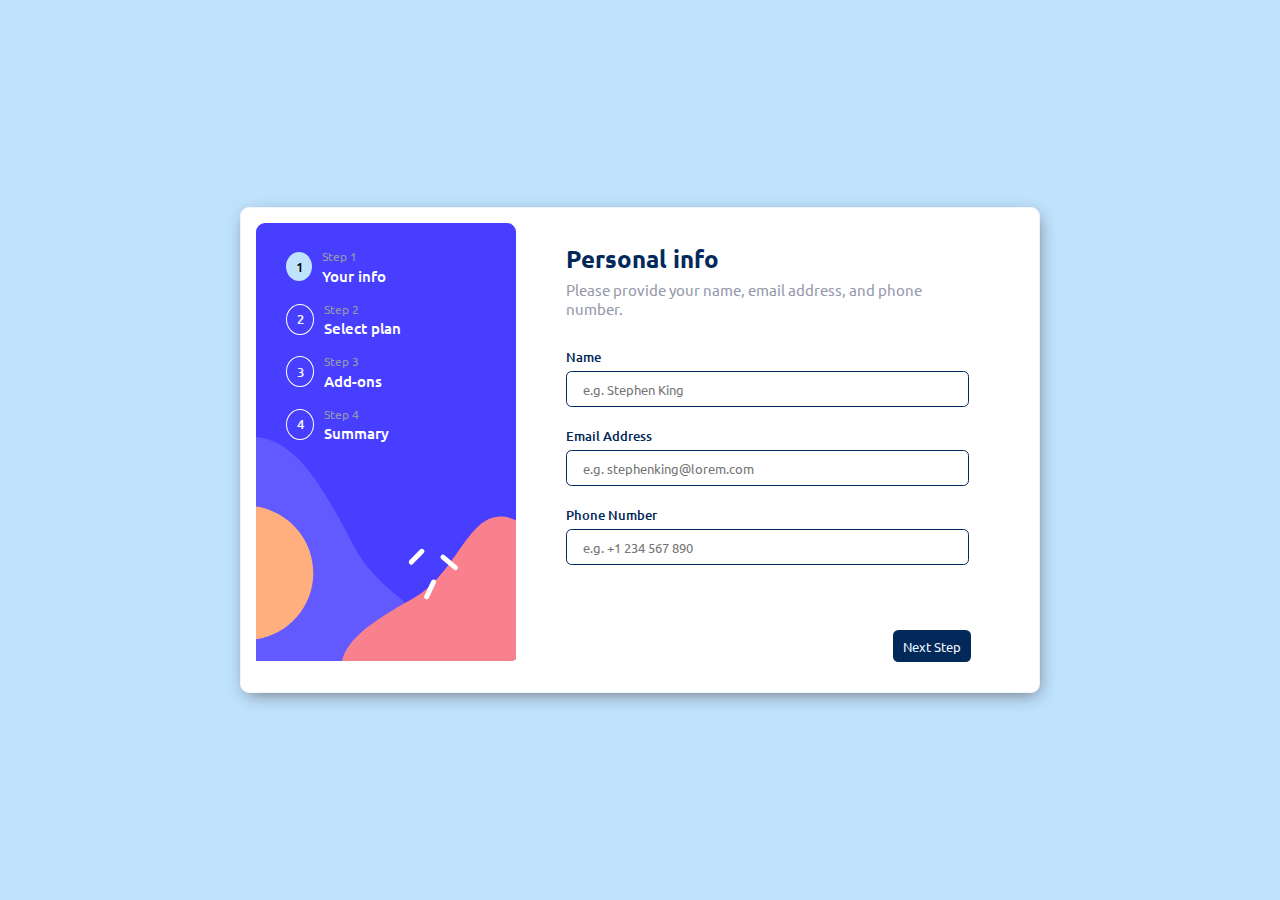
<file: index.html>
<!DOCTYPE html>
<html lang="en">
<head>
  <meta charset="UTF-8">
  <meta name="viewport" content="width=device-width, initial-scale=1.0, maximum-scale=1.0, user-scalable=no">
  <!-- displays site properly based on user's device -->

  <link rel="icon" type="image/png" sizes="32x32" href="./assets/images/favicon-32x32.png">
  <link rel="stylesheet" href="index.css">
  <link rel="stylesheet" href="responsive.css">
  <title>Frontend Mentor | Multi-step form</title>

  <!-- Feel free to remove these styles or customise in your own stylesheet 👍 -->
  <style>
    .attribution { font-size: 11px; text-align: center; }
    .attribution a { color: hsl(228, 45%, 44%); }
  </style>
</head>
<body>
  <aside class="mobile">
    <div class="steps">
      <div class="step">
        <div class="circle active">1</div>
        <div class="step-info">
          <span>Step 1</span>
          <strong>Your info</strong>
        </div>
      </div>
      <div class="step">
        <div class="circle">2</div>
        <div class="step-info">
          <span>Step 2</span>
          <strong>Select plan</strong>
        </div>
      </div>
      <div class="step">
        <div class="circle">3</div>
        <div class="step-info">
          <span>Step 3</span>
          <strong>Add-ons</strong>
        </div>
      </div>
      <div class="step">
        <div class="circle">4</div>
        <div class="step-info">
          <span>Step 4</span>
          <strong>Summary</strong>
        </div>
      </div>
    </div>
  </aside>

  <div class="main">
    <!-- Sidebar start -->
    <aside>
      <div class="steps">
        <div class="step">
          <div class="circle active">1</div>
          <div class="step-info">
            <span>Step 1</span>
            <strong>Your info</strong>
          </div>
        </div>
        <div class="step">
          <div class="circle">2</div>
          <div class="step-info">
            <span>Step 2</span>
            <strong>Select plan</strong>
          </div>
        </div>
        <div class="step">
          <div class="circle">3</div>
          <div class="step-info">
            <span>Step 3</span>
            <strong>Add-ons</strong>
          </div>
        </div>
        <div class="step">
          <div class="circle">4</div>
          <div class="step-info">
            <span>Step 4</span>
            <strong>Summary</strong>
          </div>
        </div>
      </div>
    </aside>
    <!-- Sidebar end -->

    <!-- Step 1 start -->
    <main>
      <h2>Personal info</h2>
      <p class="p">Please provide your name, email address, and phone number.</p>

      <div class="userinfo">
        <div>
          <div class="message">
            <span>Name</span>
            <span class="error error-name">This field is required</span>
          </div>
          <input type="text" placeholder="  e.g. Stephen King" class="name">
        </div>
        <div>
          <div class="message">
            <span>Email Address</span>
            <span class="error error-email">This field is required</span>
          </div>
          <input type="text" placeholder="  e.g. stephenking@lorem.com" class="email">
        </div>
        <div>
          <div class="message">
            <span>Phone Number</span>
            <span class="error error-number">This field is required</span>
          </div>
          <input type="text" placeholder="  e.g. +1 234 567 890" class="number">
        </div>
      </div>
    
      
      <a href="index.html" class="back-btn" style="visibility: hidden;">Go back</a>
      <a href="page2.html" class="button">Next Step</a>
      
    </main>
    <!-- Step 1 end -->
  </div>
  <div class="bottom">    
    <a href="index.html" class="back-btn back-mobile">Go back</a>
    <a href="page2.html" class="button mobile-btn">Next Step</a>
  </div>


 

 
  <script src="index.js"></script>
  <!-- <div class="attribution">
    Challenge by <a href="https://www.frontendmentor.io?ref=challenge" target="_blank">Frontend Mentor</a>. 
    Coded by <a href="#">Your Name Here</a>.
  </div> -->
</body>
</html>
</file>
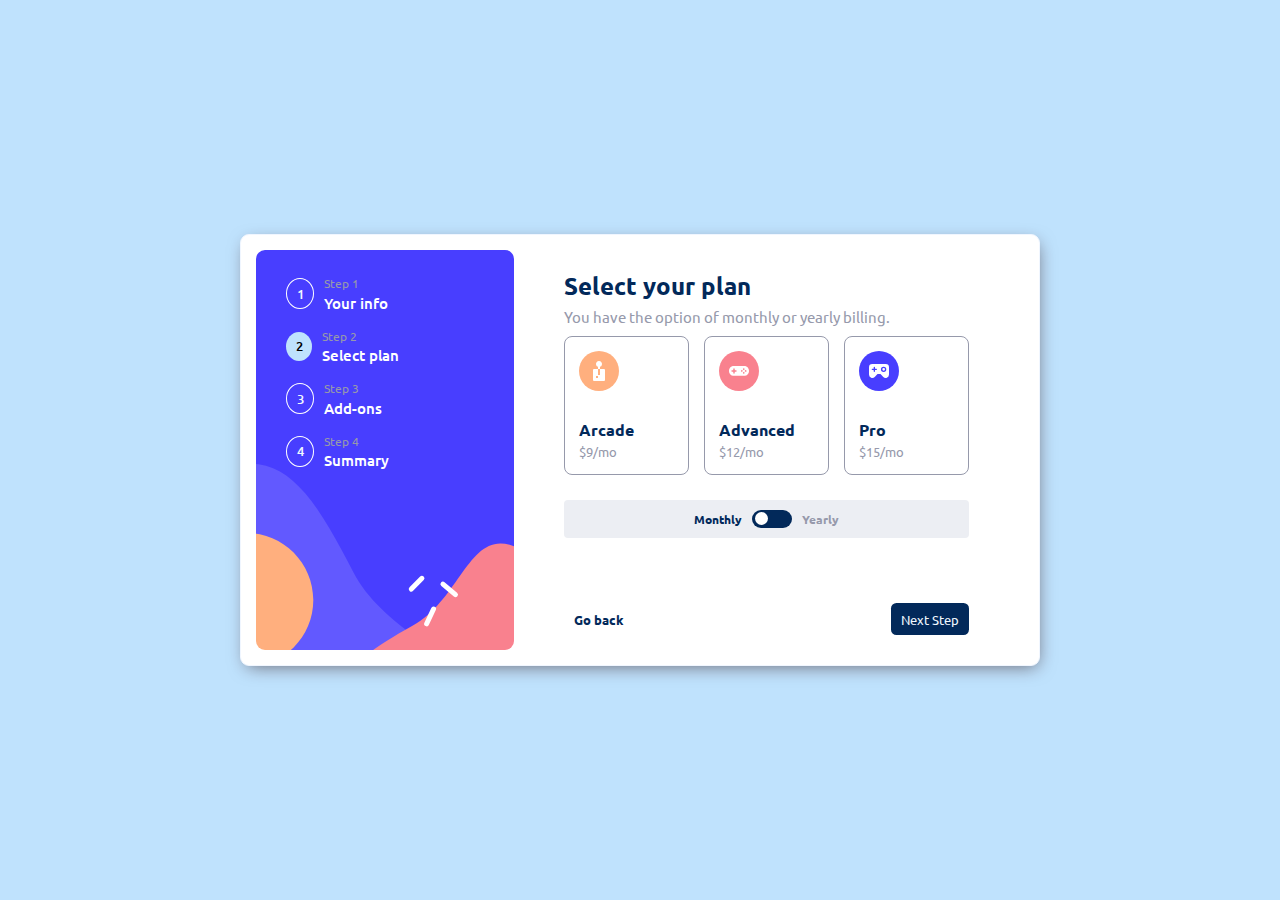
<file: page2.html>
<!DOCTYPE html>
<html lang="en">
<head>
  <meta charset="UTF-8">
  <meta name="viewport" content="width=device-width, initial-scale=1.0, maximum-scale=1.0, user-scalable=no">
  <link rel="stylesheet" href="index.css">
  <link rel="stylesheet" href="responsive.css">
  <link rel="icon" type="image/png" sizes="32x32" href="./assets/images/favicon-32x32.png">
  <title>Frontend Mentor | Multi-step form</title>
</head>
<body>
  <aside class="mobile">
    <div class="steps">
      <div class="step">
        <div class="circle">1</div>
        <div class="step-info">
          <span>Step 1</span>
          <strong>Your info</strong>
        </div>
      </div>
      <div class="step">
        <div class="circle active">2</div>
        <div class="step-info">
          <span>Step 2</span>
          <strong>Select plan</strong>
        </div>
      </div>
      <div class="step">
        <div class="circle">3</div>
        <div class="step-info">
          <span>Step 3</span>
          <strong>Add-ons</strong>
        </div>
      </div>
      <div class="step">
        <div class="circle">4</div>
        <div class="step-info">
          <span>Step 4</span>
          <strong>Summary</strong>
        </div>
      </div>
    </div>
  </aside>
  <div class="main step-two-mobile">
    <!-- Sidebar start -->
    <aside>
      <div class="steps">
        <div class="step">
          <div class="circle">1</div>
          <div class="step-info">
            <span>Step 1</span>
            <strong>Your info</strong>
          </div>
        </div>
        <div class="step">
          <div class="circle active">2</div>
          <div class="step-info">
            <span>Step 2</span>
            <strong>Select plan</strong>
          </div>
        </div>
        <div class="step">
          <div class="circle">3</div>
          <div class="step-info">
            <span>Step 3</span>
            <strong>Add-ons</strong>
          </div>
        </div>
        <div class="step">
          <div class="circle">4</div>
          <div class="step-info">
            <span>Step 4</span>
            <strong>Summary</strong>
          </div>
        </div>
      </div>
    </aside>
    <!-- Sidebar end -->

    <!-- Step 2 start -->
    <main>
      <h2>Select your plan</h2>
      <p class="p">You have the option of monthly or yearly billing.</p>

      <div>
        <div class="plans">
          <div class="plan" id="plan-one">
            <div class="svg">
              <svg xmlns="http://www.w3.org/2000/svg" width="40" height="40" viewBox="0 0 40 40"><g fill="none" fill-rule="evenodd"><circle cx="20" cy="20" r="20" fill="#FFAF7E"/><path fill="#FFF" fill-rule="nonzero" d="M24.995 18.005h-3.998v5.998h-2v-5.998H15a1 1 0 0 0-1 1V29a1 1 0 0 0 1 1h9.995a1 1 0 0 0 1-1v-9.995a1 1 0 0 0-1-1Zm-5.997 8.996h-2v-1.999h2v2Zm2-11.175a2.999 2.999 0 1 0-2 0v2.18h2v-2.18Z"/></g></svg>
            </div>
            <div class="flex-text">
              <div><strong class="arcade-title">Arcade</strong></div>
              <div><span class="arcade">$9/mo</span></div>
              <div class="months-free planOne"><span>2 months free</span></div>
            </div>
          </div>
          <div class="plan" id="plan-two">
            <div class="svg">
              <svg xmlns="http://www.w3.org/2000/svg" width="40" height="40" viewBox="0 0 40 40"><g fill="none" fill-rule="evenodd"><circle cx="20" cy="20" r="20" fill="#F9818E"/><path fill="#FFF" fill-rule="nonzero" d="M25.057 15H14.944C12.212 15 10 17.03 10 19.885c0 2.857 2.212 4.936 4.944 4.936h10.113c2.733 0 4.943-2.08 4.943-4.936S27.79 15 25.057 15ZM17.5 20.388c0 .12-.108.237-.234.237h-1.552v1.569c0 .126-.138.217-.259.217H14.5c-.118 0-.213-.086-.213-.203v-1.583h-1.569c-.126 0-.217-.139-.217-.26v-.956c0-.117.086-.213.202-.213h1.584v-1.554c0-.125.082-.231.203-.231h.989c.12 0 .236.108.236.234v1.551h1.555c.125 0 .231.083.231.204v.988Zm5.347.393a.862.862 0 0 1-.869-.855c0-.472.39-.856.869-.856.481 0 .87.384.87.856 0 .471-.389.855-.87.855Zm1.9 1.866a.86.86 0 0 1-.87-.852.86.86 0 0 1 .87-.855c.48 0 .87.38.87.855a.86.86 0 0 1-.87.852Zm0-3.736a.862.862 0 0 1-.87-.854c0-.472.39-.856.87-.856s.87.384.87.856a.862.862 0 0 1-.87.854Zm1.899 1.87a.862.862 0 0 1-.868-.855c0-.472.389-.856.868-.856s.868.384.868.856a.862.862 0 0 1-.868.855Z"/></g></svg>
            </div>
            <div class="flex-text">
              <div><strong class="advanced-title">Advanced</strong></div>
              <div><span class="advanced">$12/mo</span></div>
              <div class="months-free planTwo"><span>2 months free</span></div>
            </div>
          </div>
          <div class="plan" id="plan-three">
            <div class="svg">
              <svg xmlns="http://www.w3.org/2000/svg" width="40" height="40" viewBox="0 0 40 40"><g fill="none" fill-rule="evenodd"><circle cx="20" cy="20" r="20" fill="#483EFF"/><path fill="#FFF" fill-rule="nonzero" d="M26.666 13H13.334A3.333 3.333 0 0 0 10 16.333v7.193a3.447 3.447 0 0 0 2.14 3.24c1.238.5 2.656.182 3.56-.8L18.52 23h2.96l2.82 2.966a3.2 3.2 0 0 0 3.56.8 3.447 3.447 0 0 0 2.14-3.24v-7.193A3.333 3.333 0 0 0 26.666 13Zm-9.333 6H16v1.333a.667.667 0 0 1-1.333 0V19h-1.333a.667.667 0 0 1 0-1.334h1.333v-1.333a.667.667 0 1 1 1.333 0v1.333h1.333a.667.667 0 1 1 0 1.334Zm7.333 2a2.667 2.667 0 1 1 0-5.333 2.667 2.667 0 0 1 0 5.333ZM26 18.333a1.333 1.333 0 1 1-2.667 0 1.333 1.333 0 0 1 2.667 0Z"/></g></svg>
            </div>
            <div class="flex-text">
              <div><strong class="pro-title">Pro</strong></div>
              <div><span class="pro">$15/mo</span></div>
              <div class="months-free planThree"><span>2 months free</span></div>
            </div>
          </div>
        </div>
        <div class="period">
          <div class="month-year">
            <span class="month active-period">Monthly</span>
            <div class="checkbox-block">
              <div class="toggle-btn"></div>
            </div>
            <span class="year">Yearly</span>
          </div>
        </div>
      </div>
      <a href="index.html" class="back-btn">Go back</a>
      <a href="page3.html" class="button page3-next">Next Step</a>
    </main>
    <!-- Step 2 end -->
  </div>
  
  <div class="bottom">    
    <a href="index.html" class="back-btn back-mobile">Go back</a>
    <a href="page3.html" class="button mobile-btn  page3-next">Next Step</a>
  </div>
  <script src="page2.js"></script>
  <!-- <div class="attribution">
    Challenge by <a href="https://www.frontendmentor.io?ref=challenge" target="_blank">Frontend Mentor</a>. 
    Coded by <a href="#">Your Name Here</a>.
  </div> -->
</body>
</html>
</file>
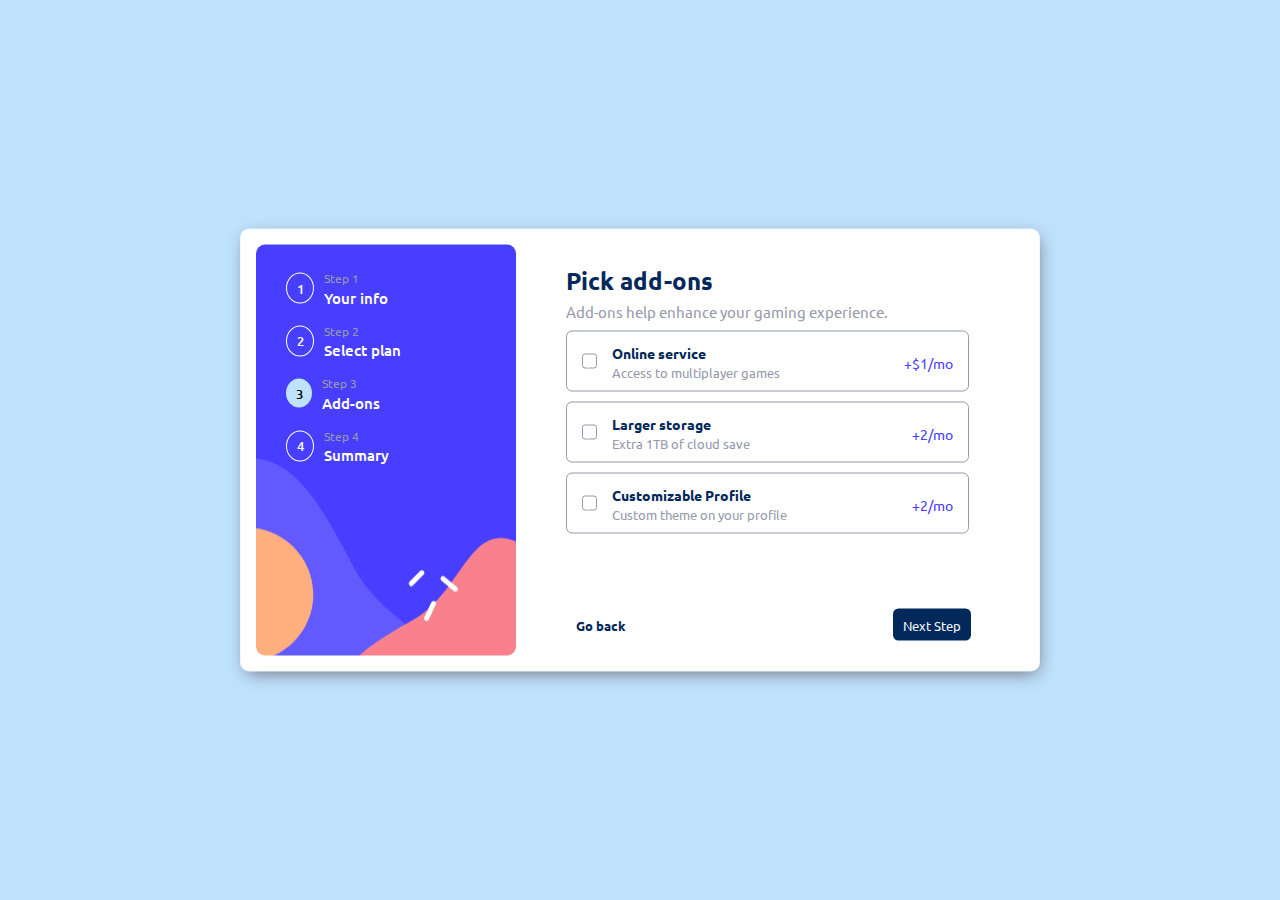
<file: page3.html>
<!DOCTYPE html>
<html lang="en">
<head>
  <meta charset="UTF-8">
  <meta name="viewport" content="width=device-width, initial-scale=1.0, maximum-scale=1.0, user-scalable=no">
  <link rel="stylesheet" href="index.css">
  <link rel="stylesheet" href="responsive.css">
  <link rel="icon" type="image/png" sizes="32x32" href="./assets/images/favicon-32x32.png">
  <title>Frontend Mentor | Multi-step form</title>
</head>
<!-- Step 3 start -->
<body>
  <aside class="mobile">
    <div class="steps">
      <div class="step">
        <div class="circle">1</div>
        <div class="step-info">
          <span>Step 1</span>
          <strong>Your info</strong>
        </div>
      </div>
      <div class="step">
        <div class="circle">2</div>
        <div class="step-info">
          <span>Step 2</span>
          <strong>Select plan</strong>
        </div>
      </div>
      <div class="step">
        <div class="circle  active">3</div>
        <div class="step-info">
          <span>Step 3</span>
          <strong>Add-ons</strong>
        </div>
      </div>
      <div class="step">
        <div class="circle">4</div>
        <div class="step-info">
          <span>Step 4</span>
          <strong>Summary</strong>
        </div>
      </div>
    </div>
  </aside>
  <div class="main">
    <!-- Sidebar start -->
    <aside>
      <div class="steps">
        <div class="step">
          <div class="circle">1</div>
          <div class="step-info">
            <span>Step 1</span>
            <strong>Your info</strong>
          </div>
        </div>
        <div class="step">
          <div class="circle">2</div>
          <div class="step-info">
            <span>Step 2</span>
            <strong>Select plan</strong>
          </div>
        </div>
        <div class="step">
          <div class="circle active">3</div>
          <div class="step-info">
            <span>Step 3</span>
            <strong>Add-ons</strong>
          </div>
        </div>
        <div class="step">
          <div class="circle">4</div>
          <div class="step-info">
            <span>Step 4</span>
            <strong>Summary</strong>
          </div>
        </div>
      </div>
    </aside>
    <!-- Sidebar end -->

    <!-- Step 2 start -->
    <main>
      <h2>Pick add-ons</h2>
      <p class="p">Add-ons help enhance your gaming experience.</p>

      <div>
        <div class="outer-add-on" id="add-on-one">
          <div class="check-box check-one">
           <div class="tick">
            <svg xmlns="http://www.w3.org/2000/svg" width="12" height="9" viewBox="0 0 12 9"><path fill="none" stroke="#FFF" stroke-width="2" d="m1 4 3.433 3.433L10.866 1"/></svg>
           </div>
          </div>
          <div class="text-flex">
            <div class="main-add-on">
              <span class="text online">Online service</span>
              <p class="P">Access to multiplayer games</p>
            </div>
            <div>
              <span class="add-on-price on-one"></span>
            </div>
          </div>
        </div>
        <div class="outer-add-on" id="add-on-two">
          <div class="check-box check-two">
           <div class="tick">
            <svg xmlns="http://www.w3.org/2000/svg" width="12" height="9" viewBox="0 0 12 9"><path fill="none" stroke="#FFF" stroke-width="2" d="m1 4 3.433 3.433L10.866 1"/></svg>
           </div>
          </div>
          <div class="text-flex">
            <div class="main-add-on">
              <span class="text larger">Larger storage</span>
              <p class="P">Extra 1TB of cloud save</p>
            </div>
            <div>
              <span class="add-on-price on-two"></span>
            </div>
          </div>
        </div>
        <div class="outer-add-on" id="add-on-three">
          <div class="check-box check-three">
           <div class="tick">
            <svg xmlns="http://www.w3.org/2000/svg" width="12" height="9" viewBox="0 0 12 9"><path fill="none" stroke="#FFF" stroke-width="2" d="m1 4 3.433 3.433L10.866 1"/></svg>
           </div>
          </div>
          <div class="text-flex">
            <div class="main-add-on">
              <span class="text custom"> Customizable Profile</span>
              <p class="P">Custom theme on your profile</p>
            </div>
            <div>
              <span class="add-on-price on-three"></span>
            </div>
          </div>
        </div>
      </div>
      <a href="page2.html" class="back-btn">Go back</a>
      <a href="page4.html" class="button">Next Step</a>
    </main>
    <!-- Step 2 end -->
  </div>
  <div class="bottom">    
    <a href="page2.html" class="back-btn back-mobile">Go back</a>
    <a href="page4.html" class="button mobile-btn">Next Step</a>
  </div>
  <script src="page3.js" type="module"></script>
 
  <!-- <div class="attribution">
    Challenge by <a href="https://www.frontendmentor.io?ref=challenge" target="_blank">Frontend Mentor</a>. 
    Coded by <a href="#">Your Name Here</a>.
  </div> -->
</body>
</html>
 <!-- Step 3 end -->
</file>
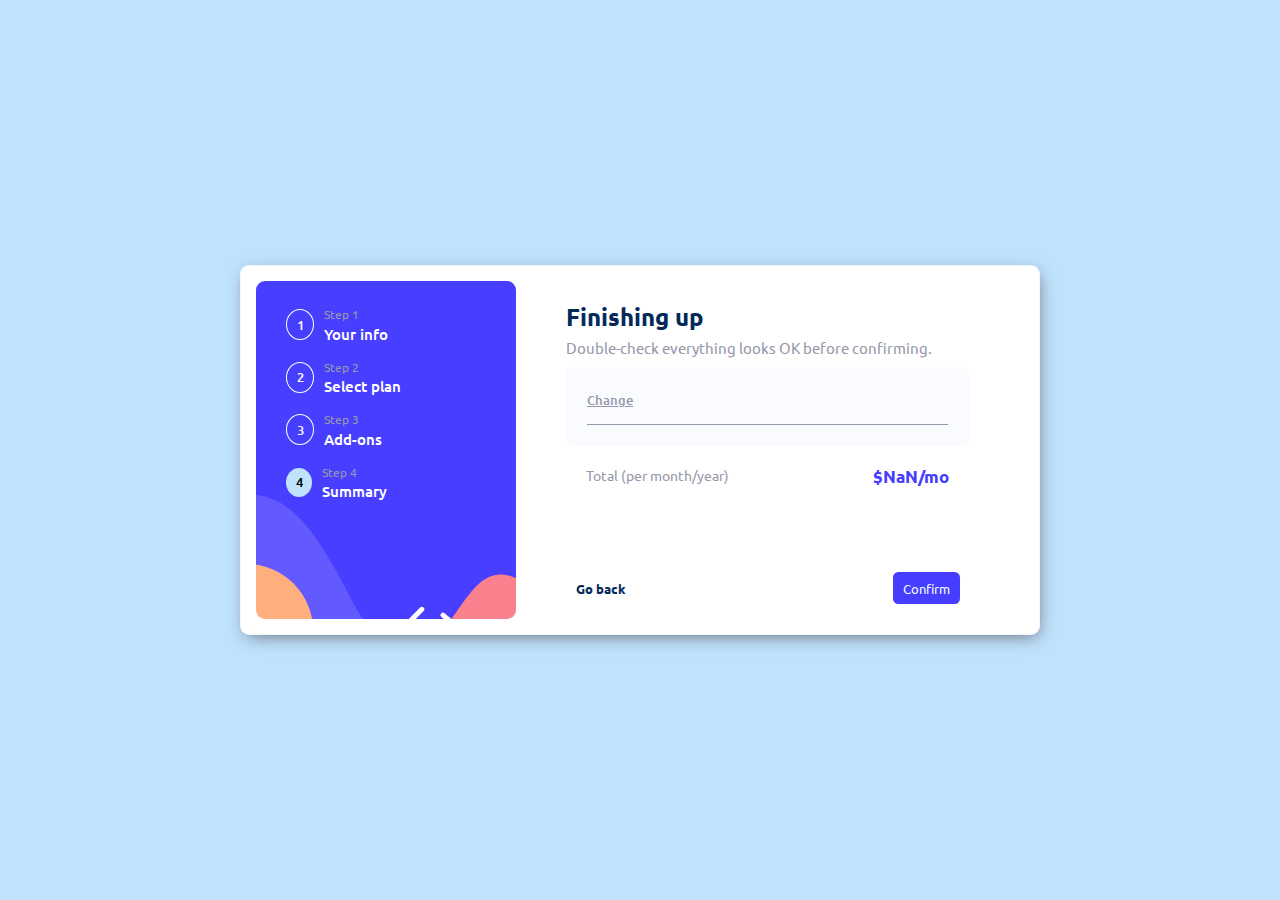
<file: page4.html>
<!DOCTYPE html>
<html lang="en">
<head>
  <meta charset="UTF-8">
  <meta name="viewport" content="width=device-width, initial-scale=1.0, maximum-scale=1.0, user-scalable=no">
  <link rel="stylesheet" href="index.css">
  <link rel="stylesheet" href="responsive.css">
  <link rel="icon" type="image/png" sizes="32x32" href="./assets/images/favicon-32x32.png">
  <title>Frontend Mentor | Multi-step form</title>
</head>
<!-- Step 4 start -->
<body>
  <aside class="mobile">
    <div class="steps">
      <div class="step">
        <div class="circle">1</div>
        <div class="step-info">
          <span>Step 1</span>
          <strong>Your info</strong>
        </div>
      </div>
      <div class="step">
        <div class="circle">2</div>
        <div class="step-info">
          <span>Step 2</span>
          <strong>Select plan</strong>
        </div>
      </div>
      <div class="step">
        <div class="circle">3</div>
        <div class="step-info">
          <span>Step 3</span>
          <strong>Add-ons</strong>
        </div>
      </div>
      <div class="step">
        <div class="circle  active">4</div>
        <div class="step-info">
          <span>Step 4</span>
          <strong>Summary</strong>
        </div>
      </div>
    </div>
  </aside>
  <div class="main">
    <!-- Sidebar start -->
    <aside>
      <div class="steps">
        <div class="step">
          <div class="circle">1</div>
          <div class="step-info">
            <span>Step 1</span>
            <strong>Your info</strong>
          </div>
        </div>
        <div class="step">
          <div class="circle">2</div>
          <div class="step-info">
            <span>Step 2</span>
            <strong>Select plan</strong>
          </div>
        </div>
        <div class="step">
          <div class="circle">3</div>
          <div class="step-info">
            <span>Step 3</span>
            <strong>Add-ons</strong>
          </div>
        </div>
        <div class="step">
          <div class="circle  active">4</div>
          <div class="step-info">
            <span>Step 4</span>
            <strong>Summary</strong>
          </div>
        </div>
      </div>
    </aside>
    <!-- Sidebar end -->

    <!-- Step 2 start -->
    <main>
      <div class="display-none">
        <h2>Finishing up</h2>
        <p class="p">Double-check everything looks OK before confirming.
        </p>
  
        <div class="all-info">
          <div class="first-div">
            <div class="chosen-plan">
              <span class="title"></span>
              <span class="money"></span>
            </div>
            <a href="page2.html" class="change-plan">Change</a>
          </div>
          <div class="added-ons">
        
          </div>
        </div>
        <div class="total-div">
          <span class="yr-mo">Total (per month/year)</span>
          <span class="amount"></span>
        </div>
        
        <a href="page3.html" class="back-btn">Go back</a>
        <a  class="button moblie-btn-color confirm">Confirm</a>
      </div>
      <div class="thank-you">
        <div>
          <svg xmlns="http://www.w3.org/2000/svg" width="80" height="80" viewBox="0 0 80 80"><g fill="none"><circle cx="40" cy="40" r="40" fill="#F9818E"/><path fill="#E96170" d="M48.464 79.167c.768-.15 1.53-.321 2.288-.515a40.04 40.04 0 0 0 3.794-1.266 40.043 40.043 0 0 0 3.657-1.63 40.046 40.046 0 0 0 12.463-9.898A40.063 40.063 0 0 0 78.3 51.89c.338-1.117.627-2.249.867-3.391L55.374 24.698a21.6 21.6 0 0 0-15.332-6.365 21.629 21.629 0 0 0-15.344 6.365c-8.486 8.489-8.486 22.205 0 30.694l23.766 23.775Z"/><path fill="#FFF" d="M40.003 18.333a21.58 21.58 0 0 1 15.31 6.351c8.471 8.471 8.471 22.158 0 30.63-8.47 8.47-22.156 8.47-30.627 0-8.47-8.472-8.47-22.159 0-30.63a21.594 21.594 0 0 1 15.317-6.35Zm9.865 15c-.316.028-.622.15-.872.344l-12.168 9.13-5.641-5.642c-1.224-1.275-3.63 1.132-2.356 2.356l6.663 6.663c.56.56 1.539.63 2.173.156l13.326-9.995c1.122-.816.43-2.993-.956-3.013a1.666 1.666 0 0 0-.17 0Z"/></g></svg>
        </div>
        <div>
          <h1 class="h1">Thank You</h1>
        </div>
        <div>
          <span class="span">Thanks for confirming your subscription! We hope you have fun 
            using our platform. If you ever need support, please feel free 
            to email us at support@loremgaming.com.
          </span>
        </div>
      </div>
    </main>
    <!-- Step 4 end -->
  </div>
  <div class="bottom">    
    <a href="page3.html" class="back-btn back-mobile">Go back</a>
    <a class="button mobile-btn moblie-btn-color confirm-mobile">Confirm</a>
  </div>
  <!-- <div class="attribution">
    Challenge by <a href="https://www.frontendmentor.io?ref=challenge" target="_blank">Frontend Mentor</a>. 
    Coded by <a href="#">Your Name Here</a>.
  </div> -->

  <script type="module" src="page4.js"></script>
</body>
</html>
</file>
<file: index.css>
@import url('https://fonts.googleapis.com/css2?family=Josefin+Sans:wght@300;400;500;600;700&family=Kumbh+Sans:wght@400;500;600&family=Open+Sans:wght@300;400;500;600;700;800&family=Overpass&family=Poppins:wght@200;300;400;500;600;700&family=REM:wght@300;500;600&family=Roboto:wght@300;400;500;700&family=Ubuntu:wght@300;400;500;700&display=swap');


*{
  padding: 0px;
  margin: 0px;
  box-sizing: border-box;
  font-family: 'Roboto',Arial, Helvetica, sans-serif;
  font-family: 'Ubuntu',Arial, Helvetica, sans-serif;
}

body{
  background:  hsl(206, 94%, 87%);
}

.mobile{
  display: none;
}

.bottom{
  display: none ;
}

/* step 1 styles */

.main{
  display: flex;
  flex-direction: row;
  position: absolute;
  top: 50%;
  left: 50%;
  transform: translate(-50%, -50%);
  gap: 50px;
  border: 1px solid hsl(217, 100%, 97%);
  padding: 15px;
  padding-right: 70px;
  background-color: white;
  width: 800px;
  border-radius: 9px;
  box-shadow: 2px 5px 18px -5px rgba(41,8,8,0.58);
-webkit-box-shadow: 2px 5px 18px -5px rgba(41,8,8,0.58);
-moz-box-shadow: 2px 5px 18px -5px rgba(41,8,8,0.58);
}

aside{
  border: 0px;
  background-image: url(assets/images/bg-sidebar-desktop.svg);
  background-position: -10px -130px;
  background-repeat: no-repeat;
  width: 268px;
  border-radius: 9px;
  padding-top: 25px;
  padding-left: 30px;
  /* height:568px; */
}

.circle{
  border: 1px solid white;
  display: inline-block;
  /* height: 20px; */
  padding: 5.5px 9.5px;
  border-radius: 100%;
  color: aliceblue;
  font-size: 13px;
  font-weight: 500;
}

.active{
  background-color:  hsl(206, 94%, 87%);
  border: 0px;
  color: black;
}

.step-info{
  display: flex;
  flex-direction: column;
}

.step-info span{
 font-size: 12px;
 margin-bottom: 1.5px;
 color:  hsl(231, 11%, 63%);
}

.step-info strong{
  color: white;
  font-weight: 500;
  font-size: 14.5px;
}

.step{
  display: flex;
  flex-direction: row;
  gap: 10px;
  margin-bottom:15px;
  align-items: center;
  
}

main{
  margin:20px 0px;
  margin-bottom: 0px;
  width: 417px;
}

h2, .plan strong{
  color: hsl(213, 96%, 18%);
}

.p{
  font-size: 15px;
  color:  hsl(231, 11%, 63%);
  margin-top: 5px;
  margin-bottom: 10px;
  
}

.userinfo div{
  display: flex;
  flex-direction: column;
}

.userinfo div input{
  padding:8.5px 0px;
  padding-left: 10px;
  border: 1px solid ;
  border-radius: 5.5px;
  color: hsl(213, 96%, 18%);
}

input:focus{
 outline-width: 0.3px;
 outline-style: solid;
 outline-color: hsl(243, 100%, 62%);
}

.message{
  margin-bottom: 5px;
  margin-top: 20px;
  font-size: 13px;
  font-weight: 500;
  color: hsl(213, 96%, 18%);
  display: flex;
  flex-direction: row;
  width: 100%;
}

.error{
  display: inline-block;
  position: absolute;
  right: 80px;
  color:hsl(354, 84%, 57%);
  font-weight: 500;
  display: none;
}

.button{
  border: 0px;
  display: inline-block;
  position: relative;
  left:253px;
  margin-top: 80px;
  padding: 7.5px 10px;
  padding-bottom: 1.5;
  border-radius: 5.5px;
  background-color: hsl(213, 96%, 18%);
  transition: .7s;
  bottom: 15px;
}

.button:active{
  opacity: .8;
}

a{
  text-decoration-line: none;
  color: aliceblue;
  font-size: 13px;
  padding: 10px;
}

/* step 1 styles end */

/*step 2 styles start */
.plans{
  width: 100%;
  display: flex;
  flex-direction: row;
  align-items: center;
  gap: 15px;
  margin-bottom: 25px;
}
.svg{
  margin-bottom: 25px;
}
.plan{
 border: 1px solid hsl(231, 11%, 63%);
 border-radius: 8px;
 display: inline-block;
 width: 125px;
 padding: 14px;
 display: inline-block;
 transition: 0.5s;
}

.plan:hover{
  box-shadow: 2px 5px 18px -5px rgba(41,8,8,0.58);
  -webkit-box-shadow: 2px 5px 18px -5px rgba(41,8,8,0.58);
  -moz-box-shadow: 2px 5px 18px -5px rgba(41,8,8,0.58);
}

.plan span{
  color:hsl(231, 11%, 63%);
  font-size: 13px;
  margin-top: 7px;
}

.active-plan{
  background-color: hsl(217, 100%, 97%);
  border: 1px solid hsl(243, 100%, 62%);
  transition: 0.5s;
}

.period{
  border: 0px;
  background-color:hsl(223, 21%, 94%);
  border-radius: 4px;
  text-align: center;
  padding: 10px 0px;
}

.month, .year{
  color: hsl(231, 11%, 63%);
  font-size: 12px;
  font-weight: 600;
}

.active-month-year{
  color: hsl(213, 96%, 18%);
}

.month-year{
  display: flex;
  flex-direction: row;
  align-items: center;
  text-align: center;
  justify-content: center;
}

.checkbox-block{
  width: 40px;
  background-color: hsl(213, 96%, 18%);
  height: 18px;
  border-radius: 9px;
  margin: 0px 10px;
}

.toggle-btn{
  width: 13px;
  height: 13px;
  background-color: white;
  border-radius: 50%;
  position: relative;
  top: 2px;
  left: 3px;
  transition: 0.35s;
}

.year-toggle{
  left: 24px;
}

.active-period{
  color: hsl(213, 96%, 18%);
  transition: 0.45s;
}



.months-free span{
  color: hsl(213, 96%, 18%);
  font-weight: 500;
}

.h1{
  color: hsl(213, 96%, 18%);
  margin: 10px 0px;
}

.planOne, .planTwo , .planThree{
 display: none;
}

.back-btn{
  color: hsl(213, 96%, 18%);
  font-weight: 600;
  position: relative;
  bottom: 15px;
}

.flex-text{
  display: flex;
  flex-direction: column;
}
/*step 2 end*/

/*step 3 start*/
.text-flex{
  display: flex;
  flex-direction: row;
  justify-content: space-between;
  align-items: center;
  width: 100%;
}
.outer-add-on{
  display: flex;
  flex-direction: row;
  align-items: center;
  border: 1px solid hsl(231, 11%, 63%);
  border-radius: 6px;
  padding: 10px 15px;
  transition: 0.5s;
  margin-bottom: 10px;
}

.check-box{
  width: 15px;
  height: 15px;
  /* background-color:  hsl(243, 100%, 62%); */
  border: 1px solid hsl(231, 11%, 63%);
  border-radius: 3px;
  padding: 5px;
  transition: 0.6s;
}

.tick{
 position: relative;
 bottom: 8px;
 right: 4px;
}

.text, .chosen-plan span{
  color: hsl(213, 96%, 18%);
  font-size: 14px;
  font-weight: 600;
}

.P{
  color: hsl(231, 11%, 63%);
  font-size: 13px;
  margin-top: 2px;
}

.span{
  color: hsl(231, 11%, 63%);
  font-size: 14px;
}

.thank-you{
  display: none;
  flex-direction: column;
  align-items: center;
  text-align: center;
}

.add-on-price{
color:  hsl(243, 100%, 62%);
font-size: 13.5px;
}

.main-add-on{
  margin-left: 15px;
}

.padding{
  padding: 100px;
}

.active-add-on{
  background-color: hsl(217, 100%, 97%);
  border: 1px solid hsl(243, 100%, 62%);
  transition: 0.5s;
}

.on-one{
  margin-left: 120px;
}

.on-two{
  margin-left: 150px;
}

.on-three{
  margin-left:110px ;
}

/* style 4 */

.all-info{
  border: 1px solid hsl(231, 100%, 99%);
  background-color: hsl(231, 100%, 99%);
  padding: 20px;
  border-radius: 7px;
}

.chosen-plan{
  display: flex;
  flex-direction: row;
  justify-content: space-between;
 
}

.first-div{
  border: 0px solid hsl(231, 11%, 63%);
  border-bottom-width:0.5px;
  padding-bottom: 15px;
}

.change-plan{
  color: hsl(231, 11%, 63%);
  padding: 0px;
  text-decoration: underline;
  font-weight: 500;
}

.chosen-add-ons span{
 font-size: 13.5px;
 color: hsl(231, 11%, 63%);
}

.chosen-add-ons .chosen-add-on-pricee{
  color: hsl(213, 96%, 18%);
  font-size: 14px;
  font-weight: 500;
}

.chosen-add-ons{
  display: flex;
  flex-direction: row;
  justify-content: space-between;
  margin: 12px 0px;
}

.total-div{
  display: flex;
  flex-direction: row;
  justify-content: space-between;
  padding: 20px;
}

.yr-mo{
  font-size: 13.5px;
  color: hsl(231, 11%, 63%);
}

.amount{
  color: hsl(243, 100%, 62%);
  font-weight: 600;
  font-size:  17px;
}

.moblie-btn-color{
  background-color: hsl(243, 100%, 62%);
}
</file>
<file: responsive.css>
@media only screen and (min-width:320px) and (max-width:374px) {
  @import url('https://fonts.googleapis.com/css2?family=Josefin+Sans:wght@300;400;500;600;700&family=Kumbh+Sans:wght@400;500;600&family=Open+Sans:wght@300;400;500;600;700;800&family=Overpass&family=Poppins:wght@200;300;400;500;600;700&family=REM:wght@300;500;600&family=Roboto:wght@300;400;500;700&family=Ubuntu:wght@300;400;500;700&display=swap');


  *{
    padding: 0px;
    margin: 0px;
    box-sizing: border-box;
    font-family: 'Roboto',Arial, Helvetica, sans-serif;
    font-family: 'Ubuntu',Arial, Helvetica, sans-serif;
  }
  
  body{
    background:  hsl(206, 94%, 87%);
  }
  
  /* step 1 styles */
  
  .main{
    display: flex;
    flex-direction: row;
    position: absolute;
    top: 50%;
    left: 50%;
    transform: translate(-50%,-60%);
    gap: 0px;
    border: 1px solid hsl(217, 100%, 97%);
    padding: 20px;
    padding-top: 25px;
    background-color: white;
    width: 280px;
    border-radius: 9px;
    box-shadow: 2px 5px 18px -5px rgba(41,8,8,0.58);
  -webkit-box-shadow: 2px 5px 18px -5px rgba(41,8,8,0.58);
  -moz-box-shadow: 2px 5px 18px -5px rgba(41,8,8,0.58);
   /* visibility: hidden; */
  }

  .main aside{
    display: none;
  }
  .mobile{
    display: inline;
  }
  
  aside{
    border: 0px;
    background-image: url(assets/images/bg-sidebar-desktop.svg);
    background-size: cover;
    background-position:0% 95%;
    background-repeat: no-repeat;
    border-radius: 0px;
    padding-top: 0px;
    padding-left: 0px;
    /* height:568px; */
    position: absolute;
    top: 0px;
    /* visibility: hidden; */
    visibility: visible;
    width:100%;
    height: 150px;
  }
  
  .circle{
    border: 1px solid white;
    display: inline-block;
    /* height: 20px; */
    padding: 5.5px 9.5px;
    border-radius: 100%;
    color: aliceblue;
    font-size: 13px;
    font-weight: 500;
  }
  
  .active{
    background-color:  hsl(206, 94%, 87%);
    border: 0px;
    color: black;
  }
  
  .step-info{
    display: none;
    flex-direction: column;
  }
  
  .step-info span{
   font-size: 12px;
   margin-bottom: 1.5px;
   color:  hsl(231, 11%, 63%);
  }
  
  .step-info strong{
    color: white;
    font-weight: 500;
    font-size: 14.5px;
  }
  
  .step{
    display: inline-block;
    flex-direction: row;
    gap: 15px;
    margin-bottom:15px;
    align-items: center;
    margin-right: 6px;
  }

  .steps{
    text-align: center;
    padding-top: 15px;
  }
  
  main{
    margin:0px 0px;
    margin-bottom: 0px;
    width: 100%;
  }
  
  h2, .plan strong{
    color: hsl(213, 96%, 18%);
  }
  
  .p{
    font-size: 15px;
    color:  hsl(231, 11%, 63%);
    margin-top: 5px;
    margin-bottom: 10px;
    line-height: 22px;
  }
  
  .userinfo div{
    display: flex;
    flex-direction: column;
  }
  
  .userinfo div input{
    padding:8.5px 0px;
    padding-left: 10px;
    border: 1px solid ;
    border-radius: 5.5px;
    color: hsl(213, 96%, 18%);
  }
  
  input:focus{
   outline-width: 0.3px;
   outline-style: solid;
   outline-color: hsl(243, 100%, 62%);
  }
  
  .message{
    margin-bottom: 5px;
    margin-top: 20px;
    font-size: 13px;
    font-weight: 500;
    color: hsl(213, 96%, 18%);
    display: flex;
    flex-direction: row;
    width: 100%;
  }
  
  .error{
    display: inline-block;
    position: absolute;
    right: 21px;
    color:hsl(354, 84%, 57%);
    font-weight: 500;
    display: none;
  }
  
  
  
  .button:active{
    opacity: .8;
  }

 
  
 
  
  /* step 1 styles end */

  /*step 2 styles start */
  a{
    text-decoration-line: none;
    color: aliceblue;
    font-size: 13px;
    padding: 10px;
    display: none;
  }

  .button{
    border: 0px;
    display: inline-block;
    position: absolute;
    left:200px;
    margin-top: 0px;
    padding: 7.5px 10px;
    padding-bottom: 1.5;
    border-radius: 5.5px;
    background-color: hsl(213, 96%, 18%);
    transition: .7s;
    bottom: -123px;
    display: none;
  }

  .mobile-btn{
    display: inline;
    border: 0px;
    display: inline-block;
    position: relative;
    left:00px;
    margin-top: 0px;
    padding: 7.5px 10px;
    padding-bottom: 1.5;
    border-radius: 5.5px;
    background-color: hsl(213, 96%, 18%);
    transition: .7s;
    bottom: 0px;
  }

  .bottom{
    display: inline;
    width: 100%;
    background-color:white;
    position: absolute;
    height: 50px;
    bottom: 0px;
    z-index: -1;
    display: flex;
    flex-direction: row;
    align-items: center;
    justify-content: space-between;
    padding: 20px;
  }
.plans{
  width: 100%;
  display: flex;
  flex-direction: column;
  align-items: center;
  gap: 10px;
  margin-bottom: 25px;
}
.svg{
  margin-bottom: 0px;
  margin-right: 15px;
}

.plan{
 border: 1px solid hsl(231, 11%, 63%);
 border-radius: 8px;
 display: inline-block;
 width: 100%;
 padding: 10px;
 display: inline-block;
 transition: 0.5s;
 display: flex;
 flex-direction: row;
 align-items: center;
}

.plan:hover{
  box-shadow: 2px 5px 18px -5px rgba(41,8,8,0.58);
  -webkit-box-shadow: 2px 5px 18px -5px rgba(41,8,8,0.58);
  -moz-box-shadow: 2px 5px 18px -5px rgba(41,8,8,0.58);
}

.plan span{
  color:hsl(231, 11%, 63%);
  font-size: 13px;
  margin-top: 7px;
}

.active-plan{
  background-color: hsl(217, 100%, 97%);
  border: 1px solid hsl(243, 100%, 62%);
  transition: 0.5s;
}

.period{
  border: 0px;
  background-color:hsl(223, 21%, 94%);
  border-radius: 4px;
  text-align: center;
  padding: 10px 0px;
}

.month, .year{
  color: hsl(231, 11%, 63%);
  font-size: 12px;
  font-weight: 600;
}

.active-month-year{
  color: hsl(213, 96%, 18%);
}

.month-year{
  display: flex;
  flex-direction: row;
  align-items: center;
  text-align: center;
  justify-content: center;
}

.checkbox-block{
  width: 40px;
  background-color: hsl(213, 96%, 18%);
  height: 18px;
  border-radius: 9px;
  margin: 0px 10px;
}

.toggle-btn{
  width: 13px;
  height: 13px;
  background-color: white;
  border-radius: 50%;
  position: relative;
  top: 2px;
  left: 3px;
  transition: 0.35s;
}

.year-toggle{
  left: 24px;
}

.active-period{
  color: hsl(213, 96%, 18%);
  transition: 0.45s;
}



.months-free span{
  color: hsl(213, 96%, 18%);
  font-weight: 500;
}

.planOne, .planTwo , .planThree{
 display: none;
}

.back-btn{
  display: none;
  color: hsl(213, 96%, 18%);
  font-weight: 600;
  position: relative;
  bottom: 15px;
}

 .step-two-mobile{
  top:57%;

 }

.back-mobile{
 display: inline;
 color: hsl(213, 96%, 18%);
 font-weight: 600;
 position: relative;
 bottom: 0px;
 padding-left:0px ;
}
/*step 2 end*/

 /*step 3 start*/

 .outer-add-on{
  display: flex;
  flex-direction: row;
  align-items: center;
  border: 1px solid hsl(231, 11%, 63%);
  border-radius: 6px;
  padding: 5px 10px;
  transition: 0.5s;
  margin-bottom: 10px;
}

.check-box{
  width: 15px;
  height: 15px;
  /* background-color:  hsl(243, 100%, 62%); */
  border: 1px solid hsl(231, 11%, 63%);
  border-radius: 3px;
  padding: 5px;
  transition: 0.6s;
}

.tick{
 position: relative;
 bottom: 8px;
 right: 4px;
}

.text, .chosen-plan span{
  color: hsl(213, 96%, 18%);
  font-size: 12px;
  font-weight: 600;
}

.P{
  color: hsl(231, 11%, 63%);
  font-size: 12px;
  margin-top: 2px;
}

.add-on-price{
color:  hsl(243, 100%, 62%);
font-size: 13.5px;
}

.main-add-on{
  margin-left: 15px;

}

.active-add-on{
  background-color: hsl(217, 100%, 97%);
  border: 1px solid hsl(243, 100%, 62%);
  transition: 0.5s;
}

.on-one{
  margin-left: 0px;
}

.on-two{
  margin-left: 0px;
}

.on-three{
  margin-left:0px ;
}

 /* style 4 */

.all-info{
  border: 1px solid hsl(231, 100%, 99%);
  background-color: hsl(231, 100%, 99%);
  padding: 20px;
  border-radius: 7px;
}

.chosen-plan{
  display: flex;
  flex-direction: row;
  justify-content: space-between;
 
}

.first-div{
  border: 0px solid hsl(231, 11%, 63%);
  border-bottom-width:0.5px;
  padding-bottom: 15px;
}

.change-plan{
  color: hsl(231, 11%, 63%);
  padding: 0px;
  text-decoration: underline;
  font-weight: 500;
}

.chosen-add-ons span{
 font-size: 13.5px;
 color: hsl(231, 11%, 63%);
}

.chosen-add-ons .chosen-add-on-pricee{
  color: hsl(213, 96%, 18%);
  font-size: 14px;
  font-weight: 500;
}

.chosen-add-ons{
  display: flex;
  flex-direction: row;
  justify-content: space-between;
  margin: 12px 0px;
}

.total-div{
  display: flex;
  flex-direction: row;
  justify-content: space-between;
  padding: 20px;
}

.yr-mo{
  font-size: 13.5px;
  color: hsl(231, 11%, 63%);
}

.amount{
  color: hsl(243, 100%, 62%);
  font-weight: 600;
  font-size:  17px;
}

.moblie-btn-color{
  background-color: hsl(243, 100%, 62%);
}

 .thank-you{
  display: none;
  /* display: flex; */
  flex-direction: column;
  align-items: center;
  text-align: center;
  padding: 30px 0px ;
}
}

@media only screen and (min-width:375px) and (max-width:424px) {
  @import url('https://fonts.googleapis.com/css2?family=Josefin+Sans:wght@300;400;500;600;700&family=Kumbh+Sans:wght@400;500;600&family=Open+Sans:wght@300;400;500;600;700;800&family=Overpass&family=Poppins:wght@200;300;400;500;600;700&family=REM:wght@300;500;600&family=Roboto:wght@300;400;500;700&family=Ubuntu:wght@300;400;500;700&display=swap');


  *{
    padding: 0px;
    margin: 0px;
    box-sizing: border-box;
    font-family: 'Roboto',Arial, Helvetica, sans-serif;
    font-family: 'Ubuntu',Arial, Helvetica, sans-serif;
  }
  
  body{
    background:  hsl(206, 94%, 87%);
  }
  
  /* step 1 styles */
  .thank-you{
    display: none;
    /* display: flex; */
    flex-direction: column;
    align-items: center;
    text-align: center;
    padding: 30px 0px ;
  }

  .main{
    display: flex;
    flex-direction: row;
    position: absolute;
    top: 50%;
    left: 50%;
    transform: translate(-50%,-60%);
    gap: 0px;
    border: 1px solid hsl(217, 100%, 97%);
    padding: 20px;
    padding-top: 25px;
    background-color: white;
    width: 320px;
    border-radius: 9px;
    box-shadow: 2px 5px 18px -5px rgba(41,8,8,0.58);
  -webkit-box-shadow: 2px 5px 18px -5px rgba(41,8,8,0.58);
  -moz-box-shadow: 2px 5px 18px -5px rgba(41,8,8,0.58);
   /* visibility: hidden; */
  }

  .main aside{
    display: none;
  }
  .mobile{
    display: inline;
  }
  
  aside{
    border: 0px;
    background-image: url(assets/images/bg-sidebar-desktop.svg);
    background-size: cover;
    background-position:0% 92%;
    background-repeat: no-repeat;
    border-radius: 0px;
    padding-top: 0px;
    padding-left: 0px;
    /* height:568px; */
    position: absolute;
    top: 0px;
    /* visibility: hidden; */
    visibility: visible;
    width:100%;
    height: 150px;
  }
  
  .circle{
    border: 1px solid white;
    display: inline-block;
    /* height: 20px; */
    padding: 5.5px 9.5px;
    border-radius: 100%;
    color: aliceblue;
    font-size: 13px;
    font-weight: 500;
  }
  
  .active{
    background-color:  hsl(206, 94%, 87%);
    border: 0px;
    color: black;
  }
  
  .step-info{
    display: none;
    flex-direction: column;
  }
  
  .step-info span{
   font-size: 12px;
   margin-bottom: 1.5px;
   color:  hsl(231, 11%, 63%);
  }
  
  .step-info strong{
    color: white;
    font-weight: 500;
    font-size: 14.5px;
  }
  
  .step{
    display: inline-block;
    flex-direction: row;
    gap: 15px;
    margin-bottom:15px;
    align-items: center;
    margin-right: 6px;
  }

  .steps{
    text-align: center;
    padding-top: 15px;
  }
  
  main{
    margin:0px 0px;
    margin-bottom: 0px;
    width: 100%;
  }
  
  h2, .plan strong{
    color: hsl(213, 96%, 18%);
  }
  
  .p{
    font-size: 15px;
    color:  hsl(231, 11%, 63%);
    margin-top: 5px;
    margin-bottom: 10px;
    line-height: 22px;
  }
  
  .userinfo div{
    display: flex;
    flex-direction: column;
  }
  
  .userinfo div input{
    padding:8.5px 0px;
    padding-left: 10px;
    border: 1px solid ;
    border-radius: 5.5px;
    color: hsl(213, 96%, 18%);
  }
  
  input:focus{
   outline-width: 0.3px;
   outline-style: solid;
   outline-color: hsl(243, 100%, 62%);
  }
  
  .message{
    margin-bottom: 5px;
    margin-top: 20px;
    font-size: 13px;
    font-weight: 500;
    color: hsl(213, 96%, 18%);
    display: flex;
    flex-direction: row;
    width: 100%;
  }
  
  .error{
    display: inline-block;
    position: absolute;
    right: 21px;
    color:hsl(354, 84%, 57%);
    font-weight: 500;
    display: none;
  }
  
  .button{
    border: 0px;
    display: inline-block;
    position: absolute;
    left:240px;
    margin-top: 0px;
    padding: 7.5px 10px;
    padding-bottom: 1.5;
    border-radius: 5.5px;
    background-color: hsl(213, 96%, 18%);
    transition: .7s;
    bottom: -123px;
  }
  
  .button:active{
    opacity: .8;
  }

  .bottom{
    display: inline;
    width: 100%;
    background-color:white;
    position: absolute;
    height: 50px;
    bottom: 0px;
    z-index: -1;
  }
  
  a{
    text-decoration-line: none;
    color: aliceblue;
    font-size: 13px;
    padding: 10px;
  }
  
  /* step 1 styles end */

 /*step 2 styles start */
 a{
  text-decoration-line: none;
  color: aliceblue;
  font-size: 13px;
  padding: 10px;
  display: none;
}

.button{
  border: 0px;
  display: inline-block;
  position: absolute;
  left:200px;
  margin-top: 0px;
  padding: 7.5px 10px;
  padding-bottom: 1.5;
  border-radius: 5.5px;
  background-color: hsl(213, 96%, 18%);
  transition: .7s;
  bottom: -123px;
  display: none;
}

.mobile-btn{
  display: inline;
  border: 0px;
  display: inline-block;
  position: relative;
  left:00px;
  margin-top: 0px;
  padding: 7.5px 10px;
  padding-bottom: 1.5;
  border-radius: 5.5px;
  background-color: hsl(213, 96%, 18%);
  transition: .7s;
  bottom: 0px;
}

.bottom{
  display: inline;
  width: 100%;
  background-color:white;
  position: absolute;
  height: 50px;
  bottom: 0px;
  z-index: -1;
  display: flex;
  flex-direction: row;
  align-items: center;
  justify-content: space-between;
  padding: 20px;
}
.plans{
width: 100%;
display: flex;
flex-direction: column;
align-items: center;
gap: 10px;
margin-bottom: 25px;
}
.svg{
margin-bottom: 0px;
margin-right: 15px;
}

.plan{
border: 1px solid hsl(231, 11%, 63%);
border-radius: 8px;
display: inline-block;
width: 100%;
padding: 10px;
display: inline-block;
transition: 0.5s;
display: flex;
flex-direction: row;
align-items: center;
}

.plan:hover{
box-shadow: 2px 5px 18px -5px rgba(41,8,8,0.58);
-webkit-box-shadow: 2px 5px 18px -5px rgba(41,8,8,0.58);
-moz-box-shadow: 2px 5px 18px -5px rgba(41,8,8,0.58);
}

.plan span{
color:hsl(231, 11%, 63%);
font-size: 13px;
margin-top: 7px;
}

.active-plan{
background-color: hsl(217, 100%, 97%);
border: 1px solid hsl(243, 100%, 62%);
transition: 0.5s;
}

.period{
border: 0px;
background-color:hsl(223, 21%, 94%);
border-radius: 4px;
text-align: center;
padding: 10px 0px;
}

.month, .year{
color: hsl(231, 11%, 63%);
font-size: 12px;
font-weight: 600;
}

.active-month-year{
color: hsl(213, 96%, 18%);
}

.month-year{
display: flex;
flex-direction: row;
align-items: center;
text-align: center;
justify-content: center;
}

.checkbox-block{
width: 40px;
background-color: hsl(213, 96%, 18%);
height: 18px;
border-radius: 9px;
margin: 0px 10px;
}

.toggle-btn{
width: 13px;
height: 13px;
background-color: white;
border-radius: 50%;
position: relative;
top: 2px;
left: 3px;
transition: 0.35s;
}

.year-toggle{
left: 24px;
}

.active-period{
color: hsl(213, 96%, 18%);
transition: 0.45s;
}



.months-free span{
color: hsl(213, 96%, 18%);
font-weight: 500;
}

.planOne, .planTwo , .planThree{
display: none;
}

.back-btn{
display: none;
color: hsl(213, 96%, 18%);
font-weight: 600;
position: relative;
bottom: 15px;
}

.step-two-mobile{
top:57%;

}

.back-mobile{
display: inline;
color: hsl(213, 96%, 18%);
font-weight: 600;
position: relative;
bottom: 0px;
padding-left:0px ;
}
/*step 2 end*/

 /*step 3 start*/

 .outer-add-on{
  display: flex;
  flex-direction: row;
  align-items: center;
  border: 1px solid hsl(231, 11%, 63%);
  border-radius: 6px;
  padding: 5px 10px;
  transition: 0.5s;
  margin-bottom: 10px;
}

.check-box{
  width: 15px;
  height: 15px;
  /* background-color:  hsl(243, 100%, 62%); */
  border: 1px solid hsl(231, 11%, 63%);
  border-radius: 3px;
  padding: 5px;
  transition: 0.6s;
}

.tick{
 position: relative;
 bottom: 8px;
 right: 4px;
}

.text, .chosen-plan span{
  color: hsl(213, 96%, 18%);
  font-size: 12px;
  font-weight: 600;
}

.P{
  color: hsl(231, 11%, 63%);
  font-size: 12px;
  margin-top: 2px;
}

.add-on-price{
color:  hsl(243, 100%, 62%);
font-size: 13.5px;
}

.main-add-on{
  margin-left: 15px;

}

.active-add-on{
  background-color: hsl(217, 100%, 97%);
  border: 1px solid hsl(243, 100%, 62%);
  transition: 0.5s;
}

.on-one{
  margin-left: 0px;
}

.on-two{
  margin-left: 0px;
}

.on-three{
  margin-left:0px ;
}

/* style 4 */

.all-info{
  border: 1px solid hsl(231, 100%, 99%);
  background-color: hsl(231, 100%, 99%);
  padding: 20px;
  border-radius: 7px;
}

.chosen-plan{
  display: flex;
  flex-direction: row;
  justify-content: space-between;
 
}

.first-div{
  border: 0px solid hsl(231, 11%, 63%);
  border-bottom-width:0.5px;
  padding-bottom: 15px;
}

.change-plan{
  color: hsl(231, 11%, 63%);
  padding: 0px;
  text-decoration: underline;
  font-weight: 500;
}

.chosen-add-ons span{
 font-size: 13.5px;
 color: hsl(231, 11%, 63%);
}

.chosen-add-ons .chosen-add-on-pricee{
  color: hsl(213, 96%, 18%);
  font-size: 14px;
  font-weight: 500;
}

.chosen-add-ons{
  display: flex;
  flex-direction: row;
  justify-content: space-between;
  margin: 12px 0px;
}

.total-div{
  display: flex;
  flex-direction: row;
  justify-content: space-between;
  padding: 20px;
}

.yr-mo{
  font-size: 13.5px;
  color: hsl(231, 11%, 63%);
}

.amount{
  color: hsl(243, 100%, 62%);
  font-weight: 600;
  font-size:  17px;
}

.moblie-btn-color{
  background-color: hsl(243, 100%, 62%);
}
}
</file>
